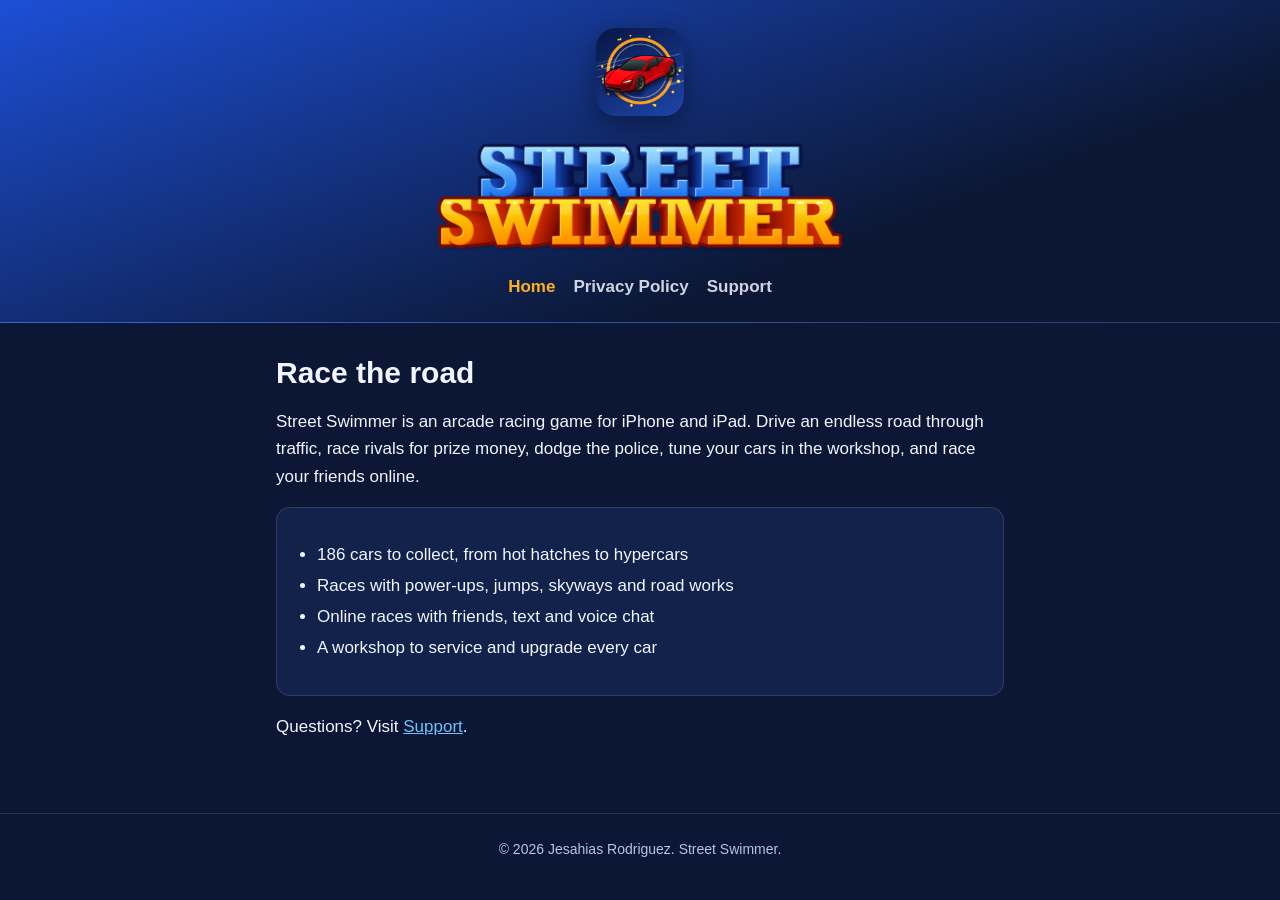
<file: index.html>
<!doctype html>
<html lang="en">
<head>
<meta charset="utf-8">
<meta name="viewport" content="width=device-width, initial-scale=1">
<title>Street Swimmer</title>
<meta name="description" content="Street Swimmer: race 186 cars through the city, the desert and the mountains, alone or online with friends.">
<link rel="icon" href="icon.png">
<link rel="stylesheet" href="style.css">
</head>
<body>
<header>
  <img class="icon" src="icon.png" alt="Street Swimmer app icon">
  <img class="logo" src="logo.png" alt="Street Swimmer">
  <nav>
    <a href="./" aria-current="page">Home</a>
    <a href="privacy.html">Privacy Policy</a>
    <a href="support.html">Support</a>
  </nav>
</header>
<main>
  <h1>Race the road</h1>
  <p>Street Swimmer is an arcade racing game for iPhone and iPad. Drive an endless road through traffic, race rivals for prize money, dodge the police, tune your cars in the workshop, and race your friends online.</p>
  <div class="card">
    <ul>
      <li>186 cars to collect, from hot hatches to hypercars</li>
      <li>Races with power-ups, jumps, skyways and road works</li>
      <li>Online races with friends, text and voice chat</li>
      <li>A workshop to service and upgrade every car</li>
    </ul>
  </div>
  <p>Questions? Visit <a href="support.html">Support</a>.</p>
</main>
<footer>&copy; 2026 Jesahias Rodriguez. Street Swimmer.</footer>
</body>
</html>
</file>
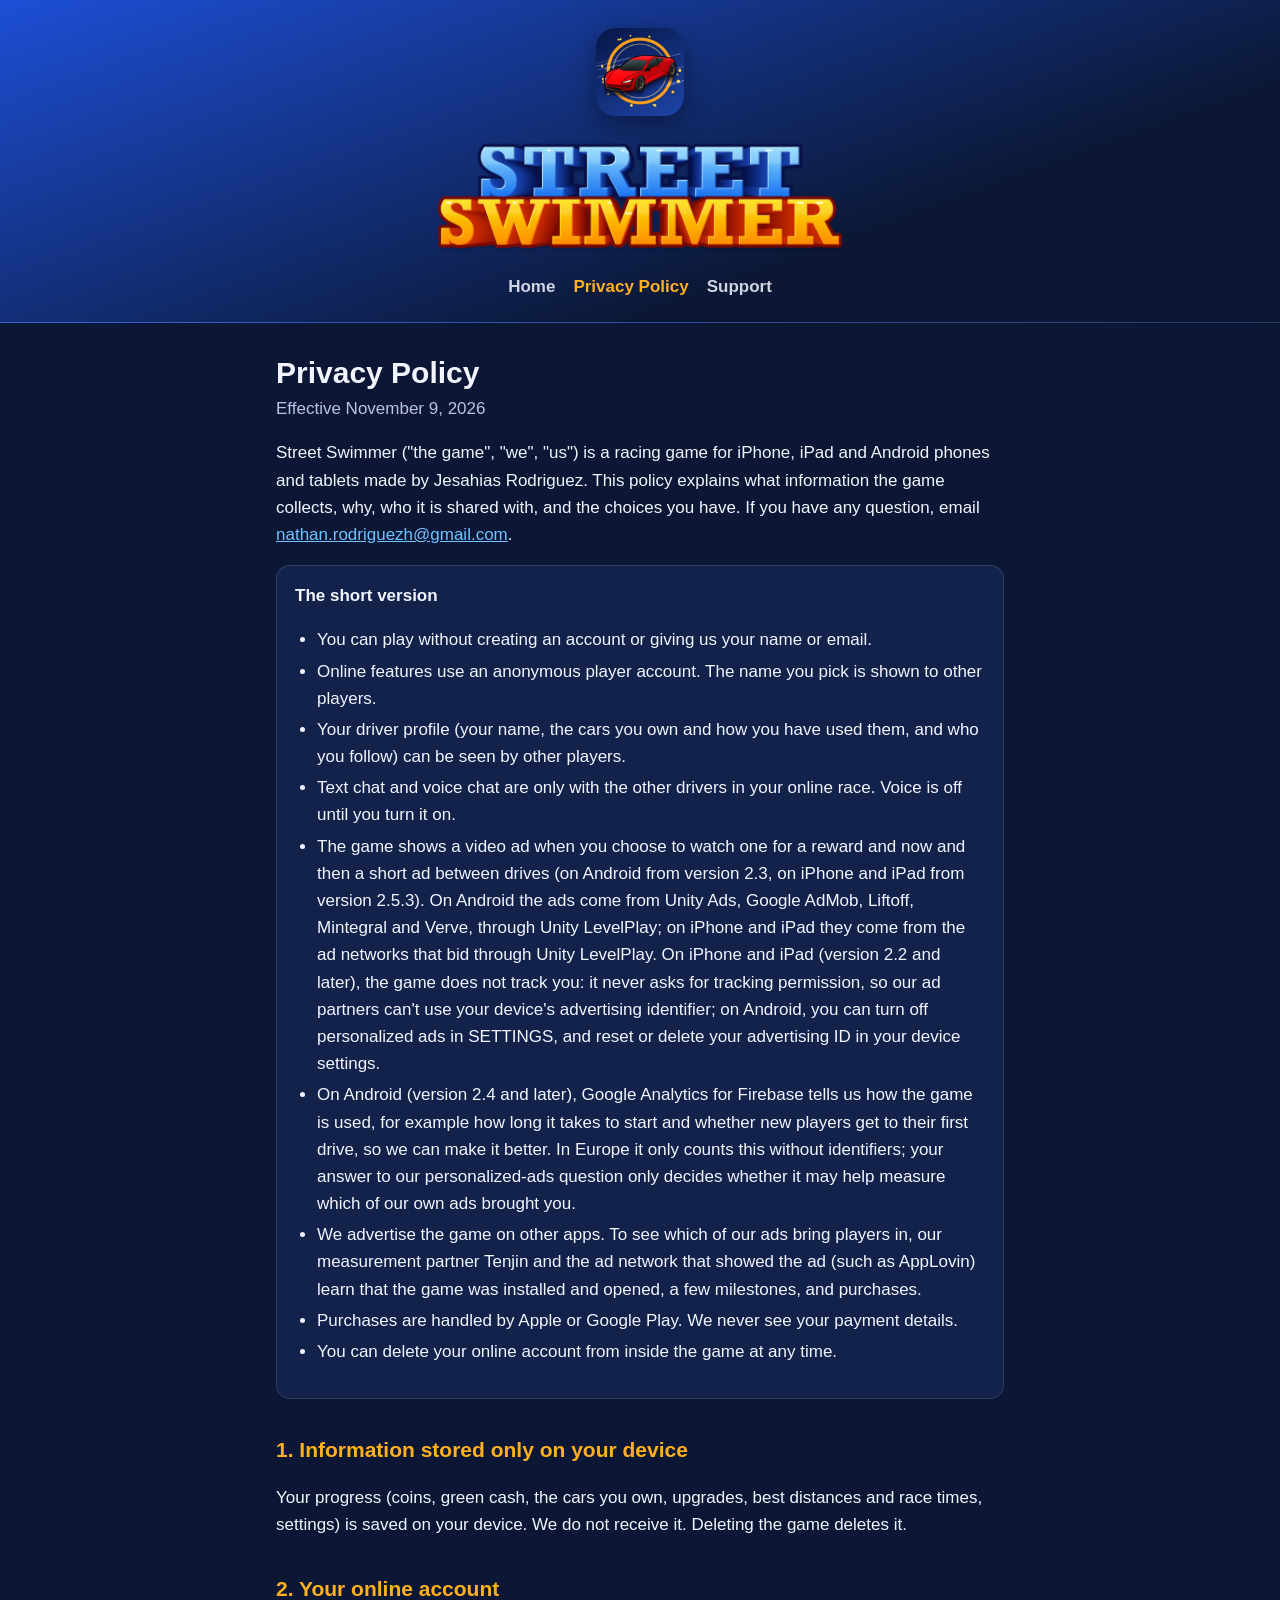
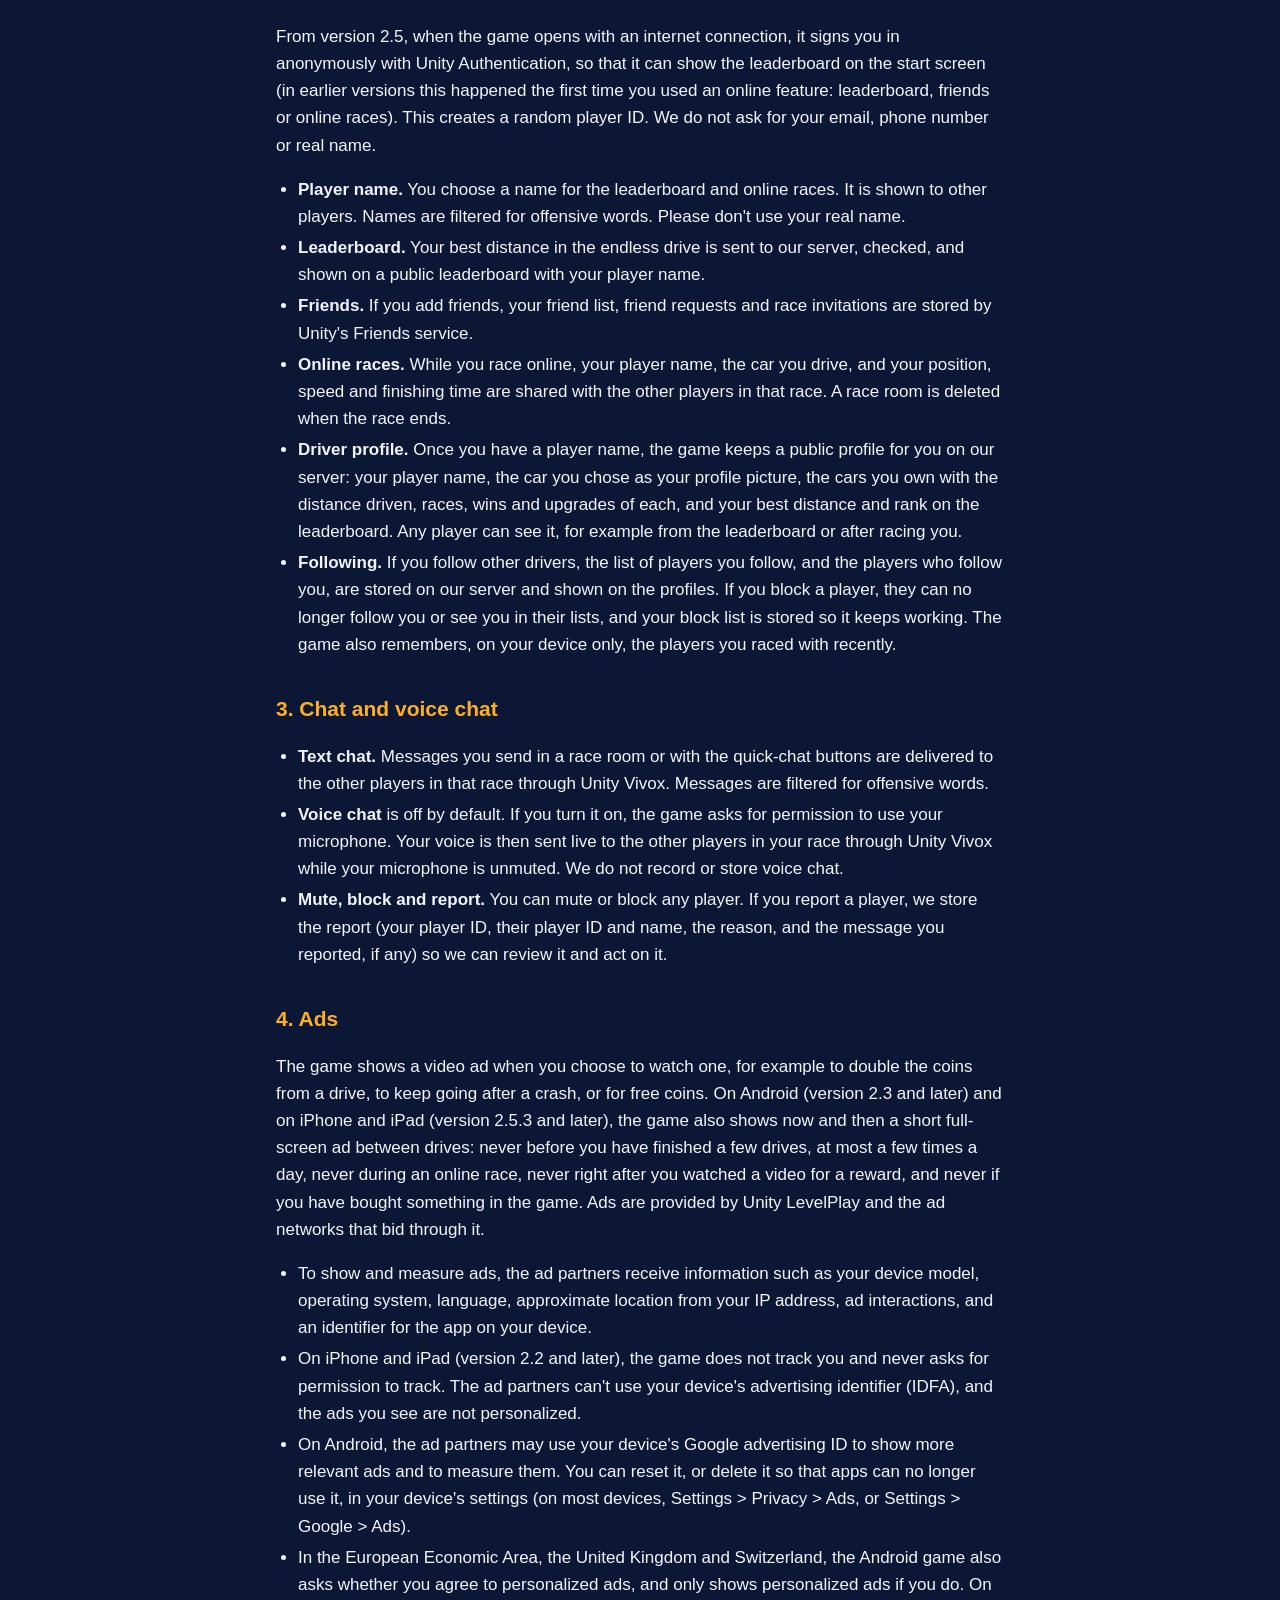
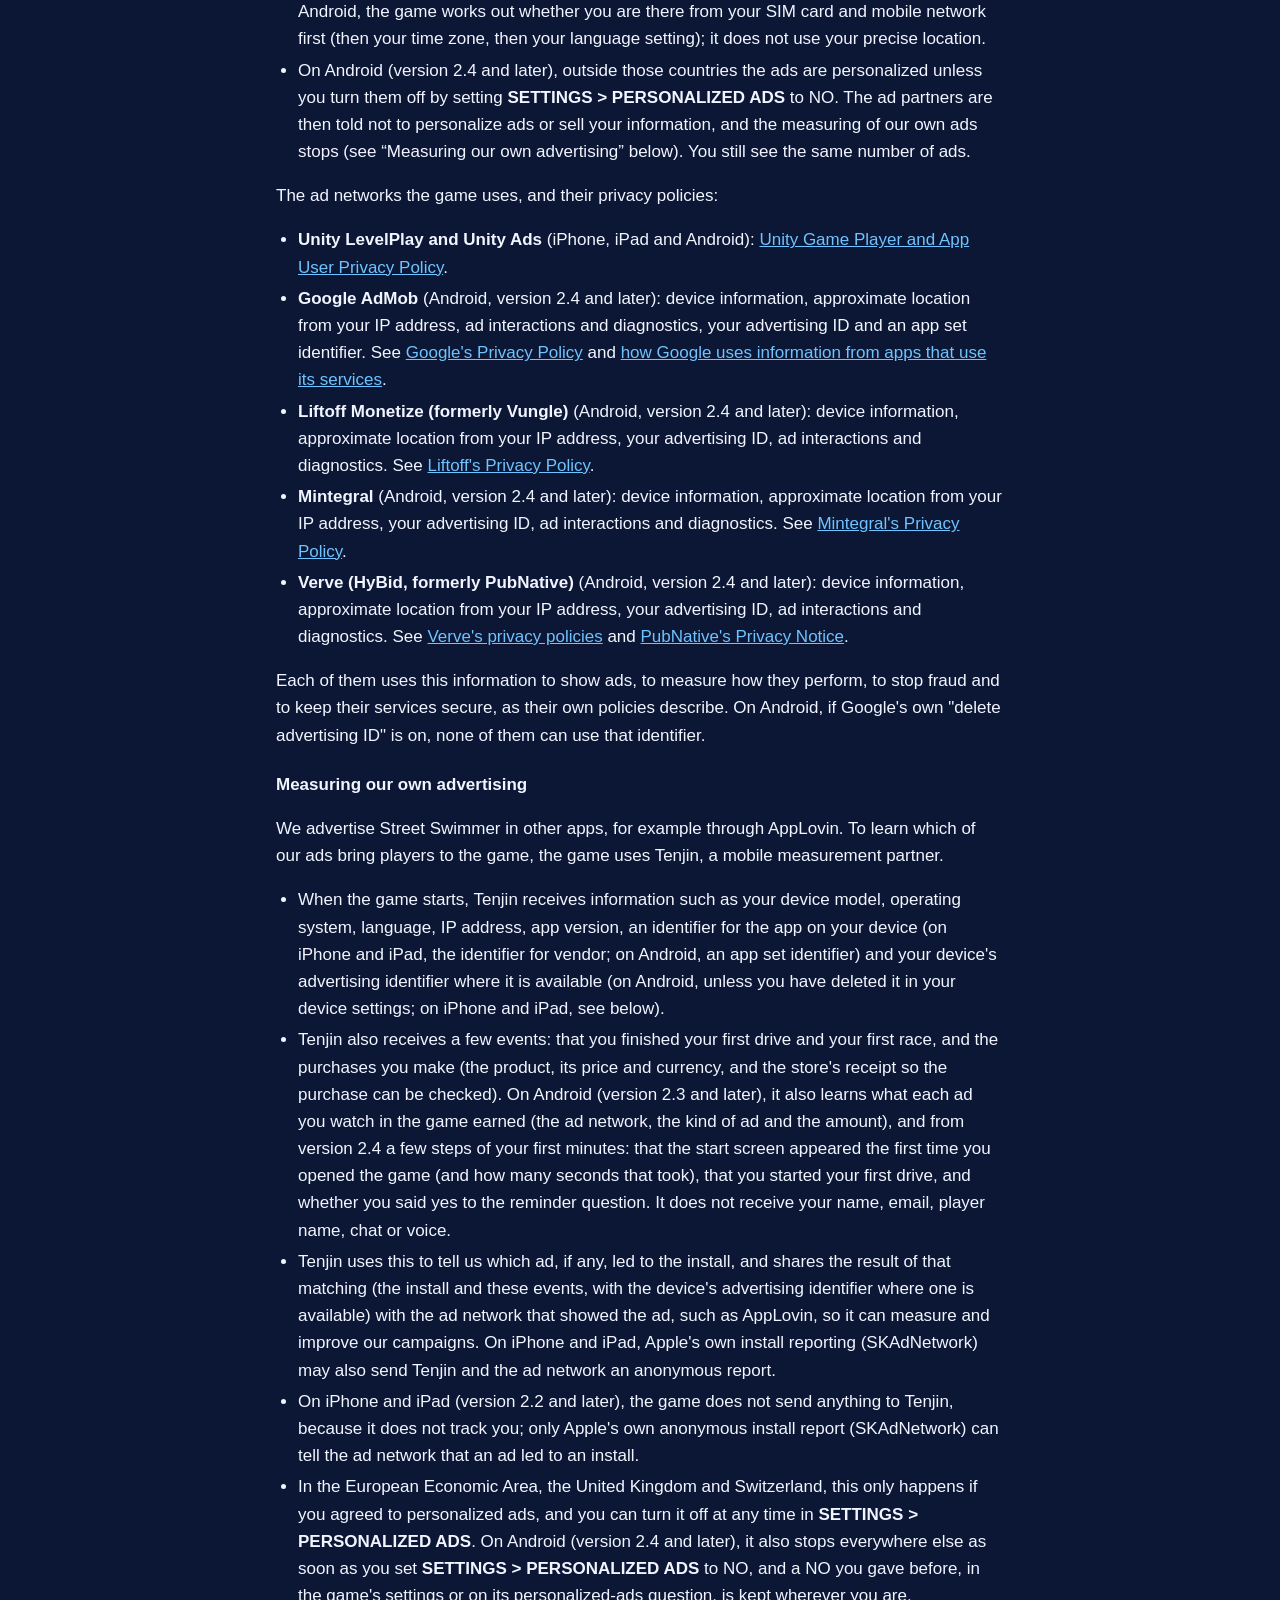
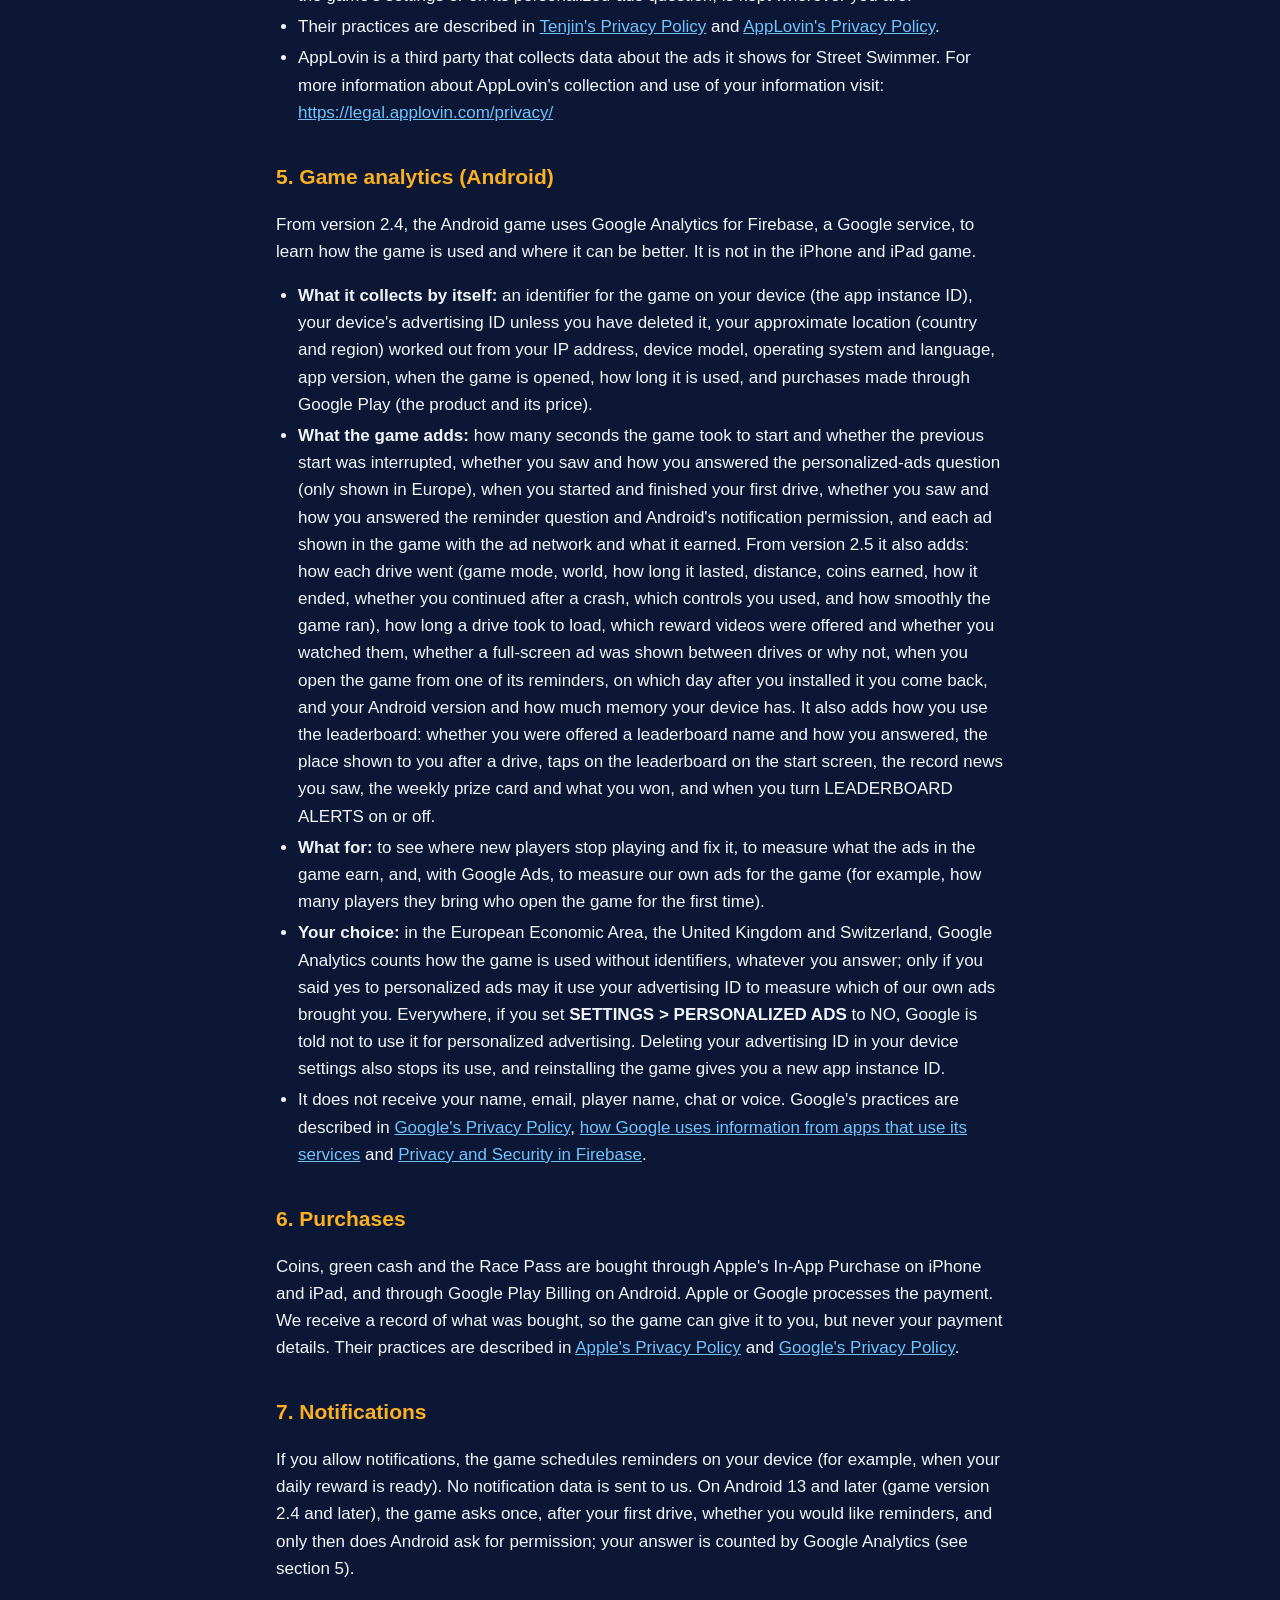
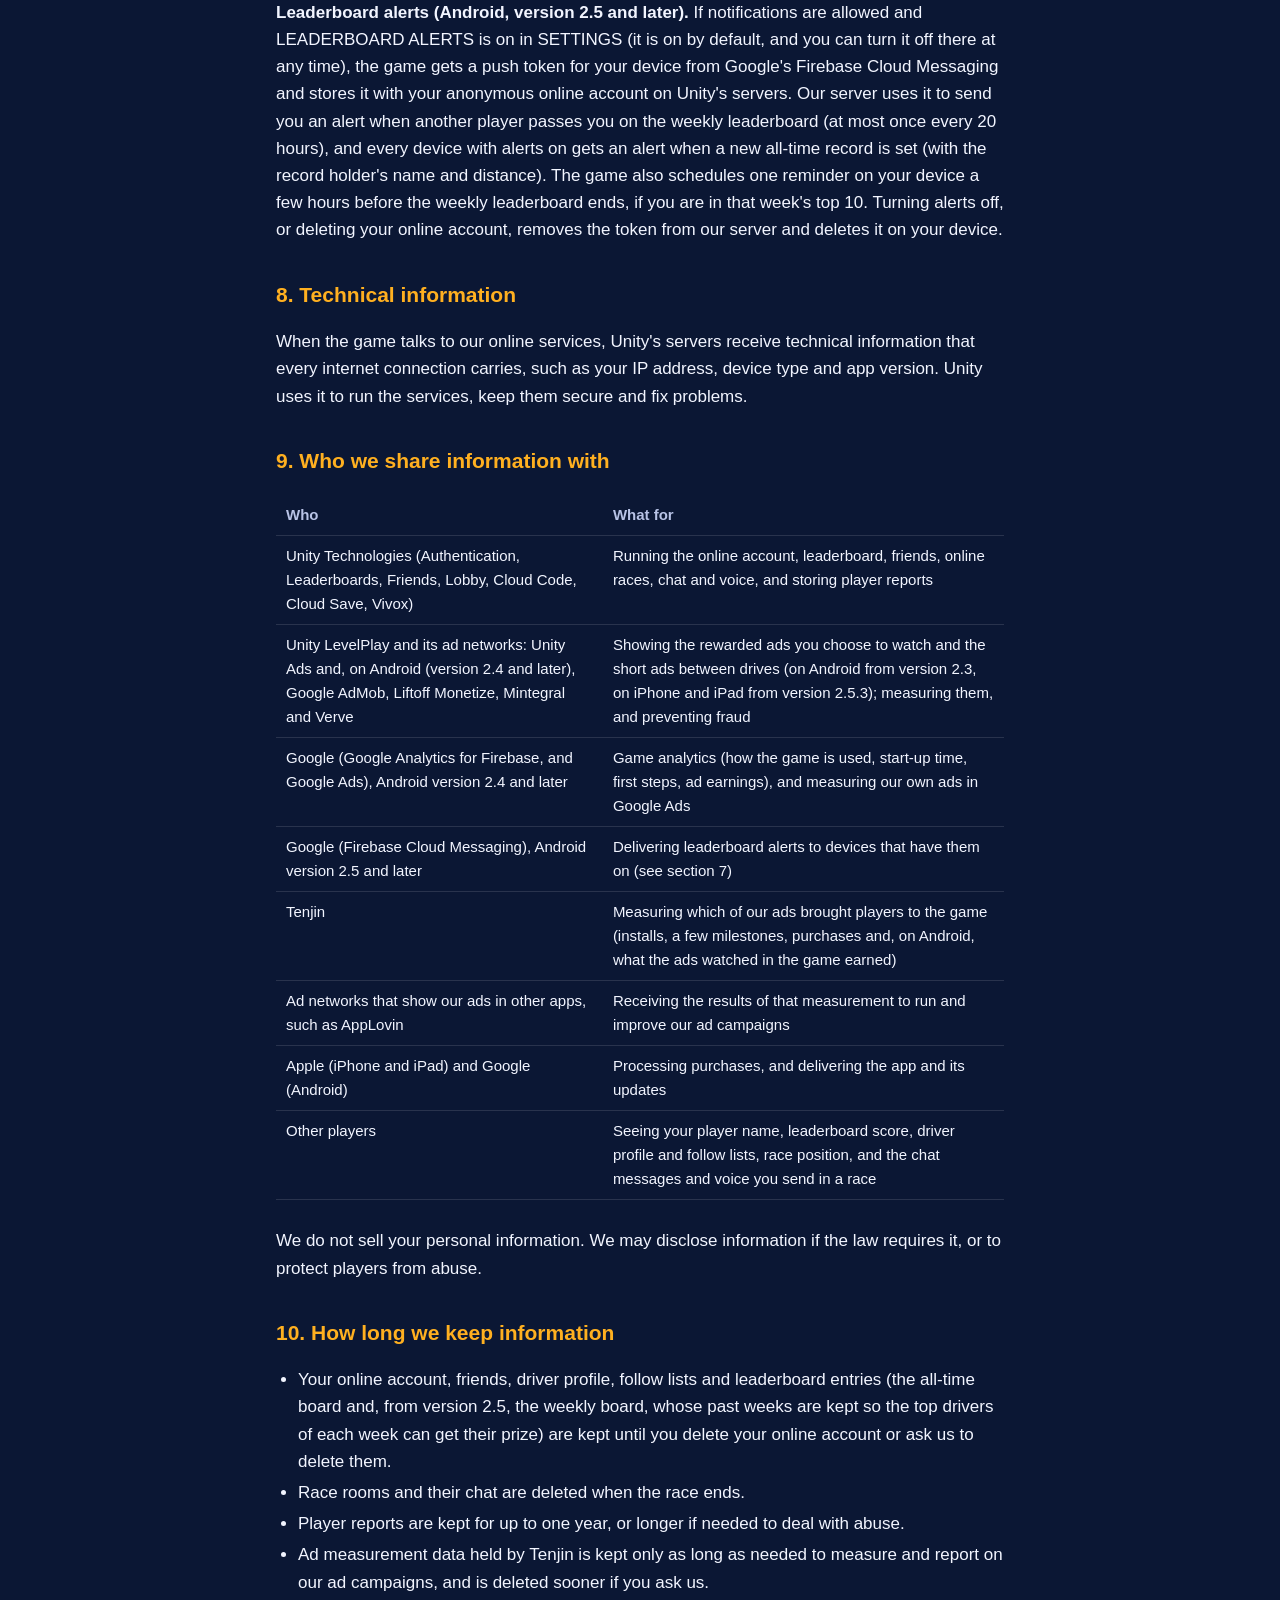
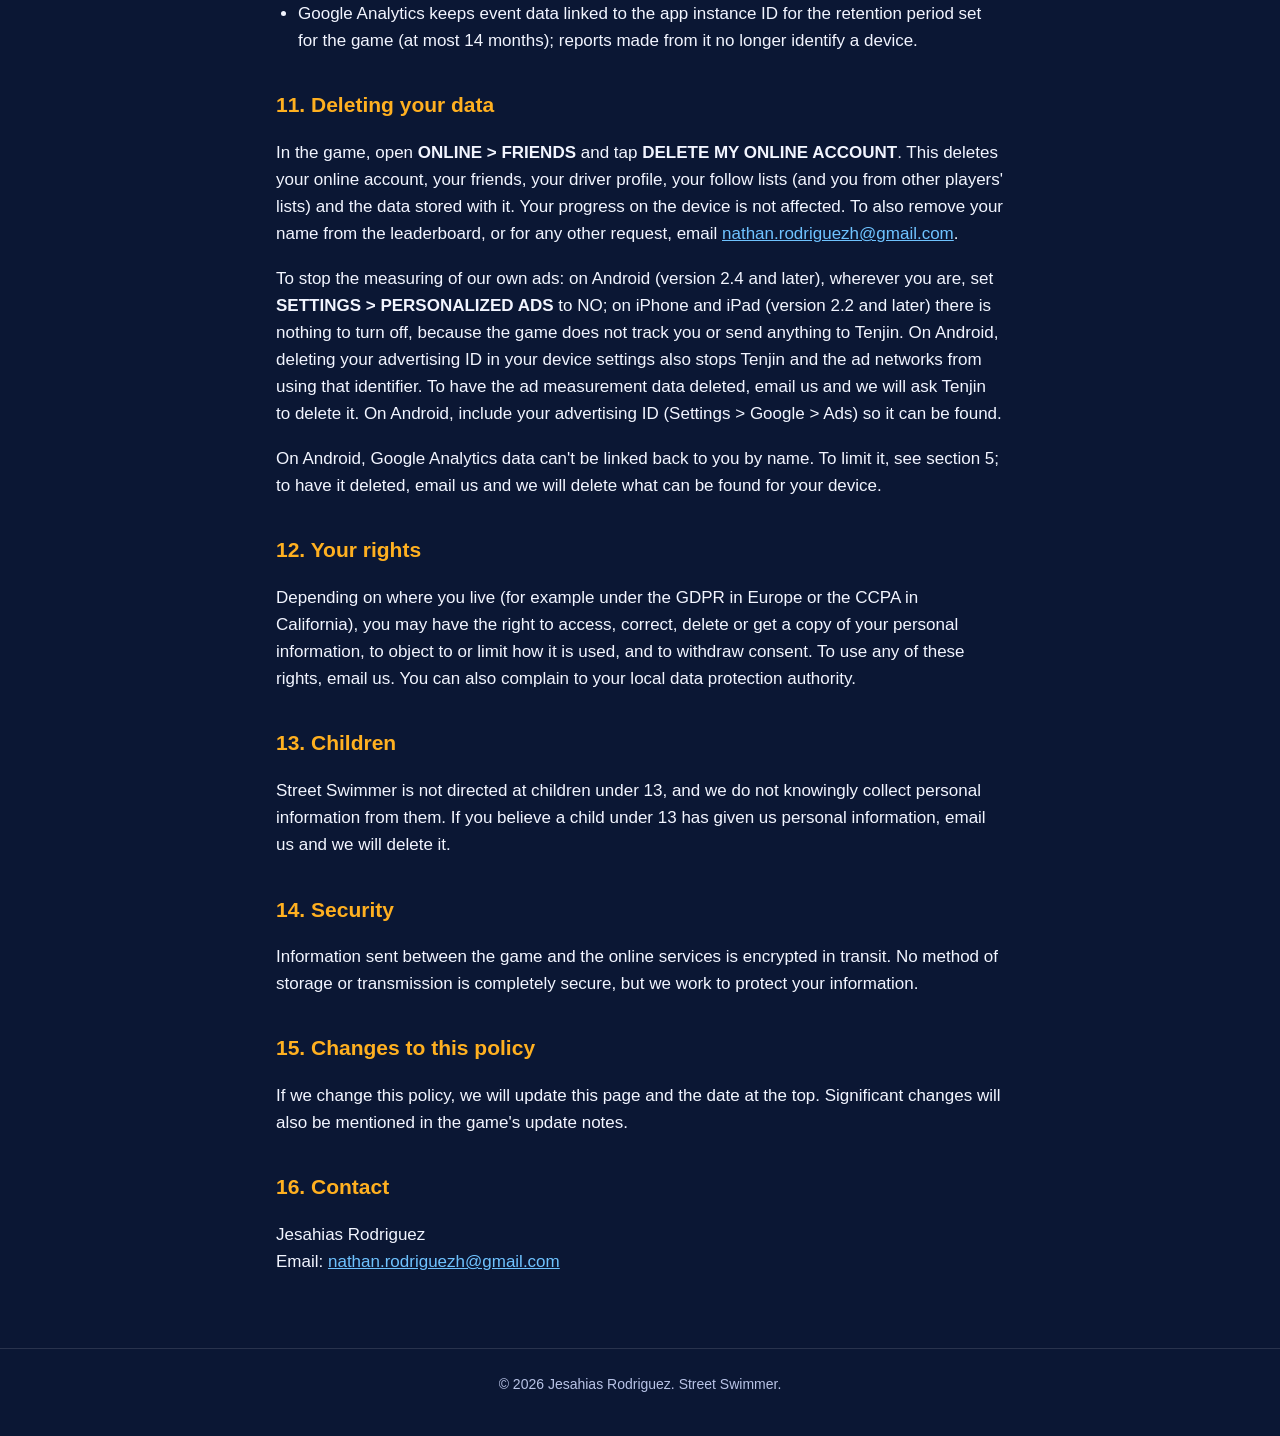
<file: privacy.html>
<!doctype html>
<html lang="en">
<head>
<meta charset="utf-8">
<meta name="viewport" content="width=device-width, initial-scale=1">
<title>Privacy Policy - Street Swimmer</title>
<meta name="description" content="How the Street Swimmer game collects, uses and shares information.">
<link rel="icon" href="icon.png">
<link rel="stylesheet" href="style.css">
</head>
<body>
<header>
  <img class="icon" src="icon.png" alt="Street Swimmer app icon">
  <img class="logo" src="logo.png" alt="Street Swimmer">
  <nav>
    <a href="./">Home</a>
    <a href="privacy.html" aria-current="page">Privacy Policy</a>
    <a href="support.html">Support</a>
  </nav>
</header>
<main>
  <h1>Privacy Policy</h1>
  <p class="updated">Effective November 9, 2026</p>

  <p>Street Swimmer ("the game", "we", "us") is a racing game for iPhone, iPad and Android phones and tablets made by Jesahias Rodriguez. This policy explains what information the game collects, why, who it is shared with, and the choices you have. If you have any question, email <a href="mailto:nathan.rodriguezh@gmail.com">nathan.rodriguezh@gmail.com</a>.</p>

  <div class="card">
    <strong>The short version</strong>
    <ul>
      <li>You can play without creating an account or giving us your name or email.</li>
      <li>Online features use an anonymous player account. The name you pick is shown to other players.</li>
      <li>Your driver profile (your name, the cars you own and how you have used them, and who you follow) can be seen by other players.</li>
      <li>Text chat and voice chat are only with the other drivers in your online race. Voice is off until you turn it on.</li>
      <li>The game shows a video ad when you choose to watch one for a reward and now and then a short ad between drives (on Android from version 2.3, on iPhone and iPad from version 2.5.3). On Android the ads come from Unity Ads, Google AdMob, Liftoff, Mintegral and Verve, through Unity LevelPlay; on iPhone and iPad they come from the ad networks that bid through Unity LevelPlay. On iPhone and iPad (version 2.2 and later), the game does not track you: it never asks for tracking permission, so our ad partners can't use your device's advertising identifier; on Android, you can turn off personalized ads in SETTINGS, and reset or delete your advertising ID in your device settings.</li>
      <li>On Android (version 2.4 and later), Google Analytics for Firebase tells us how the game is used, for example how long it takes to start and whether new players get to their first drive, so we can make it better. In Europe it only counts this without identifiers; your answer to our personalized-ads question only decides whether it may help measure which of our own ads brought you.</li>
      <li>We advertise the game on other apps. To see which of our ads bring players in, our measurement partner Tenjin and the ad network that showed the ad (such as AppLovin) learn that the game was installed and opened, a few milestones, and purchases.</li>
      <li>Purchases are handled by Apple or Google Play. We never see your payment details.</li>
      <li>You can delete your online account from inside the game at any time.</li>
    </ul>
  </div>

  <h2>1. Information stored only on your device</h2>
  <p>Your progress (coins, green cash, the cars you own, upgrades, best distances and race times, settings) is saved on your device. We do not receive it. Deleting the game deletes it.</p>

  <h2>2. Your online account</h2>
  <p>From version 2.5, when the game opens with an internet connection, it signs you in anonymously with Unity Authentication, so that it can show the leaderboard on the start screen (in earlier versions this happened the first time you used an online feature: leaderboard, friends or online races). This creates a random player ID. We do not ask for your email, phone number or real name.</p>
  <ul>
    <li><strong>Player name.</strong> You choose a name for the leaderboard and online races. It is shown to other players. Names are filtered for offensive words. Please don't use your real name.</li>
    <li><strong>Leaderboard.</strong> Your best distance in the endless drive is sent to our server, checked, and shown on a public leaderboard with your player name.</li>
    <li><strong>Friends.</strong> If you add friends, your friend list, friend requests and race invitations are stored by Unity's Friends service.</li>
    <li><strong>Online races.</strong> While you race online, your player name, the car you drive, and your position, speed and finishing time are shared with the other players in that race. A race room is deleted when the race ends.</li>
    <li><strong>Driver profile.</strong> Once you have a player name, the game keeps a public profile for you on our server: your player name, the car you chose as your profile picture, the cars you own with the distance driven, races, wins and upgrades of each, and your best distance and rank on the leaderboard. Any player can see it, for example from the leaderboard or after racing you.</li>
    <li><strong>Following.</strong> If you follow other drivers, the list of players you follow, and the players who follow you, are stored on our server and shown on the profiles. If you block a player, they can no longer follow you or see you in their lists, and your block list is stored so it keeps working. The game also remembers, on your device only, the players you raced with recently.</li>
  </ul>

  <h2>3. Chat and voice chat</h2>
  <ul>
    <li><strong>Text chat.</strong> Messages you send in a race room or with the quick-chat buttons are delivered to the other players in that race through Unity Vivox. Messages are filtered for offensive words.</li>
    <li><strong>Voice chat</strong> is off by default. If you turn it on, the game asks for permission to use your microphone. Your voice is then sent live to the other players in your race through Unity Vivox while your microphone is unmuted. We do not record or store voice chat.</li>
    <li><strong>Mute, block and report.</strong> You can mute or block any player. If you report a player, we store the report (your player ID, their player ID and name, the reason, and the message you reported, if any) so we can review it and act on it.</li>
  </ul>

  <h2>4. Ads</h2>
  <p>The game shows a video ad when you choose to watch one, for example to double the coins from a drive, to keep going after a crash, or for free coins. On Android (version 2.3 and later) and on iPhone and iPad (version 2.5.3 and later), the game also shows now and then a short full-screen ad between drives: never before you have finished a few drives, at most a few times a day, never during an online race, never right after you watched a video for a reward, and never if you have bought something in the game. Ads are provided by Unity LevelPlay and the ad networks that bid through it.</p>
  <ul>
    <li>To show and measure ads, the ad partners receive information such as your device model, operating system, language, approximate location from your IP address, ad interactions, and an identifier for the app on your device.</li>
    <li>On iPhone and iPad (version 2.2 and later), the game does not track you and never asks for permission to track. The ad partners can't use your device's advertising identifier (IDFA), and the ads you see are not personalized.</li>
    <li>On Android, the ad partners may use your device's Google advertising ID to show more relevant ads and to measure them. You can reset it, or delete it so that apps can no longer use it, in your device's settings (on most devices, Settings &gt; Privacy &gt; Ads, or Settings &gt; Google &gt; Ads).</li>
    <li>In the European Economic Area, the United Kingdom and Switzerland, the Android game also asks whether you agree to personalized ads, and only shows personalized ads if you do. On Android, the game works out whether you are there from your SIM card and mobile network first (then your time zone, then your language setting); it does not use your precise location.</li>
    <li>On Android (version 2.4 and later), outside those countries the ads are personalized unless you turn them off by setting <strong>SETTINGS &gt; PERSONALIZED ADS</strong> to NO. The ad partners are then told not to personalize ads or sell your information, and the measuring of our own ads stops (see &ldquo;Measuring our own advertising&rdquo; below). You still see the same number of ads.</li>
  </ul>
  <p>The ad networks the game uses, and their privacy policies:</p>
  <ul>
    <li><strong>Unity LevelPlay and Unity Ads</strong> (iPhone, iPad and Android): <a href="https://unity.com/legal/game-player-and-app-user-privacy-policy">Unity Game Player and App User Privacy Policy</a>.</li>
    <li><strong>Google AdMob</strong> (Android, version 2.4 and later): device information, approximate location from your IP address, ad interactions and diagnostics, your advertising ID and an app set identifier. See <a href="https://policies.google.com/privacy">Google's Privacy Policy</a> and <a href="https://policies.google.com/technologies/partner-sites">how Google uses information from apps that use its services</a>.</li>
    <li><strong>Liftoff Monetize (formerly Vungle)</strong> (Android, version 2.4 and later): device information, approximate location from your IP address, your advertising ID, ad interactions and diagnostics. See <a href="https://liftoff.ai/privacy-policy/">Liftoff's Privacy Policy</a>.</li>
    <li><strong>Mintegral</strong> (Android, version 2.4 and later): device information, approximate location from your IP address, your advertising ID, ad interactions and diagnostics. See <a href="https://www.mintegral.com/en/privacy">Mintegral's Privacy Policy</a>.</li>
    <li><strong>Verve (HyBid, formerly PubNative)</strong> (Android, version 2.4 and later): device information, approximate location from your IP address, your advertising ID, ad interactions and diagnostics. See <a href="https://verve.com/product-privacy-policies/">Verve's privacy policies</a> and <a href="https://pubnative.net/privacy-notice/">PubNative's Privacy Notice</a>.</li>
  </ul>
  <p>Each of them uses this information to show ads, to measure how they perform, to stop fraud and to keep their services secure, as their own policies describe. On Android, if Google's own "delete advertising ID" is on, none of them can use that identifier.</p>

  <h3>Measuring our own advertising</h3>
  <p>We advertise Street Swimmer in other apps, for example through AppLovin. To learn which of our ads bring players to the game, the game uses Tenjin, a mobile measurement partner.</p>
  <ul>
    <li>When the game starts, Tenjin receives information such as your device model, operating system, language, IP address, app version, an identifier for the app on your device (on iPhone and iPad, the identifier for vendor; on Android, an app set identifier) and your device's advertising identifier where it is available (on Android, unless you have deleted it in your device settings; on iPhone and iPad, see below).</li>
    <li>Tenjin also receives a few events: that you finished your first drive and your first race, and the purchases you make (the product, its price and currency, and the store's receipt so the purchase can be checked). On Android (version 2.3 and later), it also learns what each ad you watch in the game earned (the ad network, the kind of ad and the amount), and from version 2.4 a few steps of your first minutes: that the start screen appeared the first time you opened the game (and how many seconds that took), that you started your first drive, and whether you said yes to the reminder question. It does not receive your name, email, player name, chat or voice.</li>
    <li>Tenjin uses this to tell us which ad, if any, led to the install, and shares the result of that matching (the install and these events, with the device's advertising identifier where one is available) with the ad network that showed the ad, such as AppLovin, so it can measure and improve our campaigns. On iPhone and iPad, Apple's own install reporting (SKAdNetwork) may also send Tenjin and the ad network an anonymous report.</li>
    <li>On iPhone and iPad (version 2.2 and later), the game does not send anything to Tenjin, because it does not track you; only Apple's own anonymous install report (SKAdNetwork) can tell the ad network that an ad led to an install.</li>
    <li>In the European Economic Area, the United Kingdom and Switzerland, this only happens if you agreed to personalized ads, and you can turn it off at any time in <strong>SETTINGS &gt; PERSONALIZED ADS</strong>. On Android (version 2.4 and later), it also stops everywhere else as soon as you set <strong>SETTINGS &gt; PERSONALIZED ADS</strong> to NO, and a NO you gave before, in the game's settings or on its personalized-ads question, is kept wherever you are.</li>
    <li>Their practices are described in <a href="https://tenjin.com/privacy/">Tenjin's Privacy Policy</a> and <a href="https://legal.applovin.com/privacy/">AppLovin's Privacy Policy</a>.</li>
    <li>AppLovin is a third party that collects data about the ads it shows for Street Swimmer. For more information about AppLovin's collection and use of your information visit: <a href="https://legal.applovin.com/privacy/">https://legal.applovin.com/privacy/</a></li>
  </ul>

  <h2>5. Game analytics (Android)</h2>
  <p>From version 2.4, the Android game uses Google Analytics for Firebase, a Google service, to learn how the game is used and where it can be better. It is not in the iPhone and iPad game.</p>
  <ul>
    <li><strong>What it collects by itself:</strong> an identifier for the game on your device (the app instance ID), your device's advertising ID unless you have deleted it, your approximate location (country and region) worked out from your IP address, device model, operating system and language, app version, when the game is opened, how long it is used, and purchases made through Google Play (the product and its price).</li>
    <li><strong>What the game adds:</strong> how many seconds the game took to start and whether the previous start was interrupted, whether you saw and how you answered the personalized-ads question (only shown in Europe), when you started and finished your first drive, whether you saw and how you answered the reminder question and Android's notification permission, and each ad shown in the game with the ad network and what it earned. From version 2.5 it also adds: how each drive went (game mode, world, how long it lasted, distance, coins earned, how it ended, whether you continued after a crash, which controls you used, and how smoothly the game ran), how long a drive took to load, which reward videos were offered and whether you watched them, whether a full-screen ad was shown between drives or why not, when you open the game from one of its reminders, on which day after you installed it you come back, and your Android version and how much memory your device has. It also adds how you use the leaderboard: whether you were offered a leaderboard name and how you answered, the place shown to you after a drive, taps on the leaderboard on the start screen, the record news you saw, the weekly prize card and what you won, and when you turn LEADERBOARD ALERTS on or off.</li>
    <li><strong>What for:</strong> to see where new players stop playing and fix it, to measure what the ads in the game earn, and, with Google Ads, to measure our own ads for the game (for example, how many players they bring who open the game for the first time).</li>
    <li><strong>Your choice:</strong> in the European Economic Area, the United Kingdom and Switzerland, Google Analytics counts how the game is used without identifiers, whatever you answer; only if you said yes to personalized ads may it use your advertising ID to measure which of our own ads brought you. Everywhere, if you set <strong>SETTINGS &gt; PERSONALIZED ADS</strong> to NO, Google is told not to use it for personalized advertising. Deleting your advertising ID in your device settings also stops its use, and reinstalling the game gives you a new app instance ID.</li>
    <li>It does not receive your name, email, player name, chat or voice. Google's practices are described in <a href="https://policies.google.com/privacy">Google's Privacy Policy</a>, <a href="https://policies.google.com/technologies/partner-sites">how Google uses information from apps that use its services</a> and <a href="https://firebase.google.com/support/privacy">Privacy and Security in Firebase</a>.</li>
  </ul>

  <h2>6. Purchases</h2>
  <p>Coins, green cash and the Race Pass are bought through Apple's In-App Purchase on iPhone and iPad, and through Google Play Billing on Android. Apple or Google processes the payment. We receive a record of what was bought, so the game can give it to you, but never your payment details. Their practices are described in <a href="https://www.apple.com/legal/privacy/">Apple's Privacy Policy</a> and <a href="https://policies.google.com/privacy">Google's Privacy Policy</a>.</p>

  <h2>7. Notifications</h2>
  <p>If you allow notifications, the game schedules reminders on your device (for example, when your daily reward is ready). No notification data is sent to us. On Android 13 and later (game version 2.4 and later), the game asks once, after your first drive, whether you would like reminders, and only then does Android ask for permission; your answer is counted by Google Analytics (see section 5).</p>
  <p><strong>Leaderboard alerts (Android, version 2.5 and later).</strong> If notifications are allowed and LEADERBOARD ALERTS is on in SETTINGS (it is on by default, and you can turn it off there at any time), the game gets a push token for your device from Google's Firebase Cloud Messaging and stores it with your anonymous online account on Unity's servers. Our server uses it to send you an alert when another player passes you on the weekly leaderboard (at most once every 20 hours), and every device with alerts on gets an alert when a new all-time record is set (with the record holder's name and distance). The game also schedules one reminder on your device a few hours before the weekly leaderboard ends, if you are in that week's top 10. Turning alerts off, or deleting your online account, removes the token from our server and deletes it on your device.</p>

  <h2>8. Technical information</h2>
  <p>When the game talks to our online services, Unity's servers receive technical information that every internet connection carries, such as your IP address, device type and app version. Unity uses it to run the services, keep them secure and fix problems.</p>

  <h2>9. Who we share information with</h2>
  <div class="table-wrap">
  <table>
    <tr><th>Who</th><th>What for</th></tr>
    <tr><td>Unity Technologies (Authentication, Leaderboards, Friends, Lobby, Cloud Code, Cloud Save, Vivox)</td><td>Running the online account, leaderboard, friends, online races, chat and voice, and storing player reports</td></tr>
    <tr><td>Unity LevelPlay and its ad networks: Unity Ads and, on Android (version 2.4 and later), Google AdMob, Liftoff Monetize, Mintegral and Verve</td><td>Showing the rewarded ads you choose to watch and the short ads between drives (on Android from version 2.3, on iPhone and iPad from version 2.5.3); measuring them, and preventing fraud</td></tr>
    <tr><td>Google (Google Analytics for Firebase, and Google Ads), Android version 2.4 and later</td><td>Game analytics (how the game is used, start-up time, first steps, ad earnings), and measuring our own ads in Google Ads</td></tr>
    <tr><td>Google (Firebase Cloud Messaging), Android version 2.5 and later</td><td>Delivering leaderboard alerts to devices that have them on (see section 7)</td></tr>
    <tr><td>Tenjin</td><td>Measuring which of our ads brought players to the game (installs, a few milestones, purchases and, on Android, what the ads watched in the game earned)</td></tr>
    <tr><td>Ad networks that show our ads in other apps, such as AppLovin</td><td>Receiving the results of that measurement to run and improve our ad campaigns</td></tr>
    <tr><td>Apple (iPhone and iPad) and Google (Android)</td><td>Processing purchases, and delivering the app and its updates</td></tr>
    <tr><td>Other players</td><td>Seeing your player name, leaderboard score, driver profile and follow lists, race position, and the chat messages and voice you send in a race</td></tr>
  </table>
  </div>
  <p>We do not sell your personal information. We may disclose information if the law requires it, or to protect players from abuse.</p>

  <h2>10. How long we keep information</h2>
  <ul>
    <li>Your online account, friends, driver profile, follow lists and leaderboard entries (the all-time board and, from version 2.5, the weekly board, whose past weeks are kept so the top drivers of each week can get their prize) are kept until you delete your online account or ask us to delete them.</li>
    <li>Race rooms and their chat are deleted when the race ends.</li>
    <li>Player reports are kept for up to one year, or longer if needed to deal with abuse.</li>
    <li>Ad measurement data held by Tenjin is kept only as long as needed to measure and report on our ad campaigns, and is deleted sooner if you ask us.</li>
    <li>Google Analytics keeps event data linked to the app instance ID for the retention period set for the game (at most 14 months); reports made from it no longer identify a device.</li>
  </ul>

  <h2>11. Deleting your data</h2>
  <p>In the game, open <strong>ONLINE &gt; FRIENDS</strong> and tap <strong>DELETE MY ONLINE ACCOUNT</strong>. This deletes your online account, your friends, your driver profile, your follow lists (and you from other players' lists) and the data stored with it. Your progress on the device is not affected. To also remove your name from the leaderboard, or for any other request, email <a href="mailto:nathan.rodriguezh@gmail.com">nathan.rodriguezh@gmail.com</a>.</p>
  <p>To stop the measuring of our own ads: on Android (version 2.4 and later), wherever you are, set <strong>SETTINGS &gt; PERSONALIZED ADS</strong> to NO; on iPhone and iPad (version 2.2 and later) there is nothing to turn off, because the game does not track you or send anything to Tenjin. On Android, deleting your advertising ID in your device settings also stops Tenjin and the ad networks from using that identifier. To have the ad measurement data deleted, email us and we will ask Tenjin to delete it. On Android, include your advertising ID (Settings &gt; Google &gt; Ads) so it can be found.</p>
  <p>On Android, Google Analytics data can't be linked back to you by name. To limit it, see section 5; to have it deleted, email us and we will delete what can be found for your device.</p>

  <h2>12. Your rights</h2>
  <p>Depending on where you live (for example under the GDPR in Europe or the CCPA in California), you may have the right to access, correct, delete or get a copy of your personal information, to object to or limit how it is used, and to withdraw consent. To use any of these rights, email us. You can also complain to your local data protection authority.</p>

  <h2>13. Children</h2>
  <p>Street Swimmer is not directed at children under 13, and we do not knowingly collect personal information from them. If you believe a child under 13 has given us personal information, email us and we will delete it.</p>

  <h2>14. Security</h2>
  <p>Information sent between the game and the online services is encrypted in transit. No method of storage or transmission is completely secure, but we work to protect your information.</p>

  <h2>15. Changes to this policy</h2>
  <p>If we change this policy, we will update this page and the date at the top. Significant changes will also be mentioned in the game's update notes.</p>

  <h2>16. Contact</h2>
  <p>Jesahias Rodriguez<br>Email: <a href="mailto:nathan.rodriguezh@gmail.com">nathan.rodriguezh@gmail.com</a></p>
</main>
<footer>&copy; 2026 Jesahias Rodriguez. Street Swimmer.</footer>
</body>
</html>
</file>
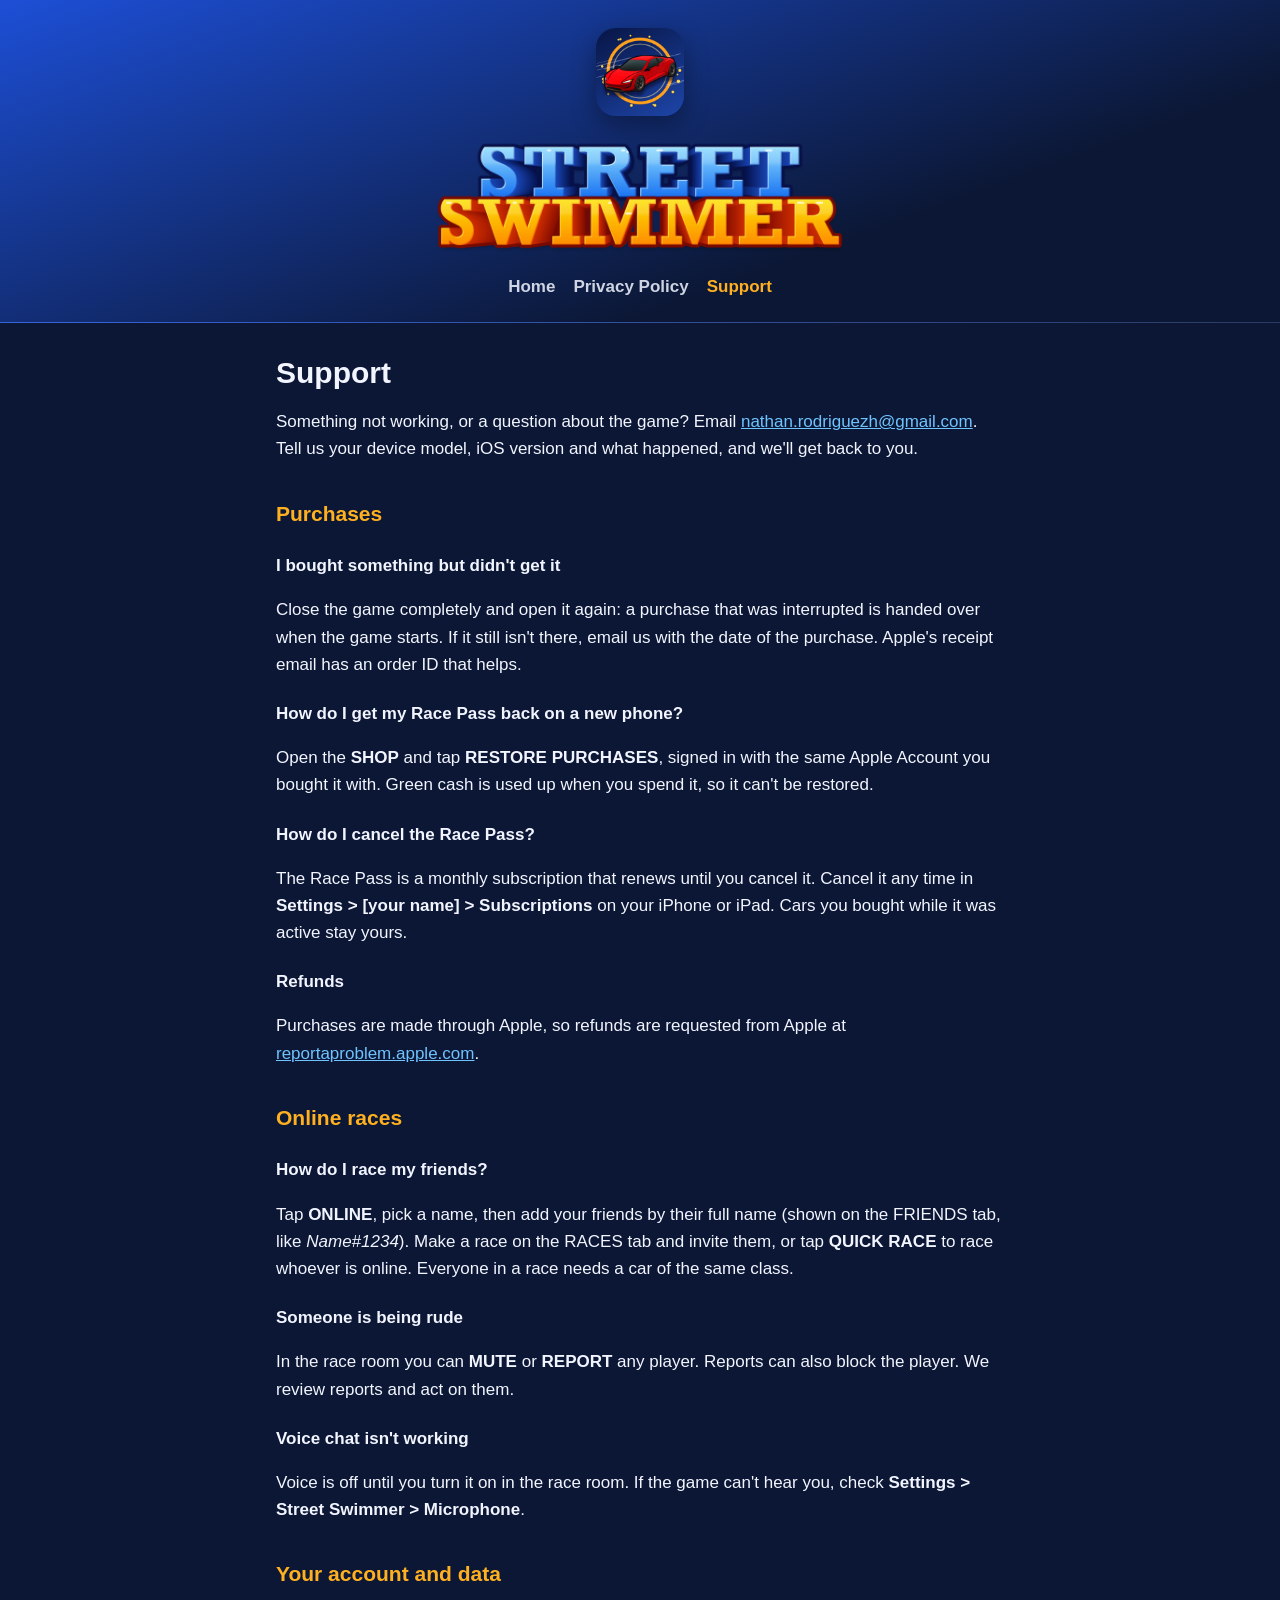
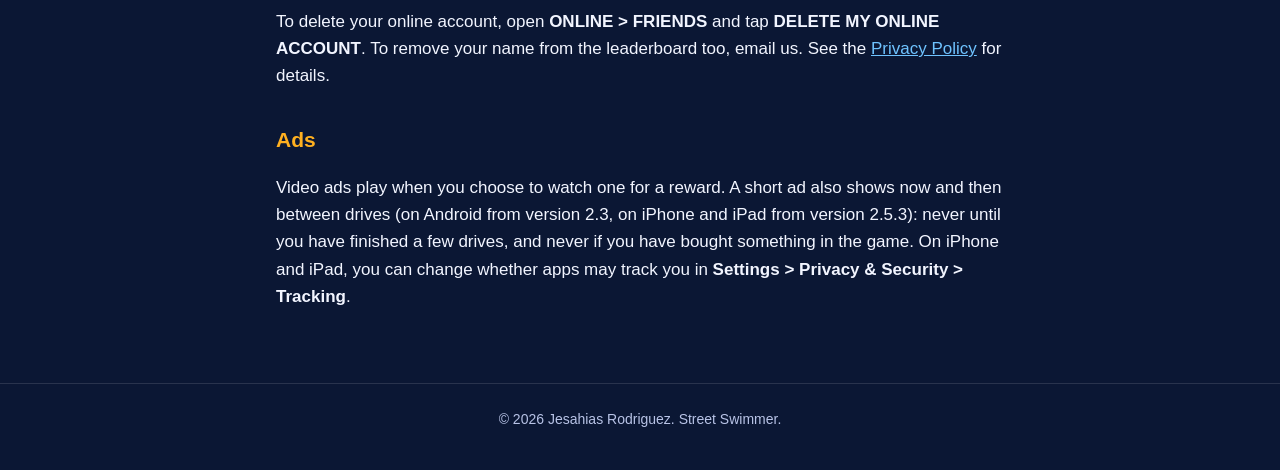
<file: support.html>
<!doctype html>
<html lang="en">
<head>
<meta charset="utf-8">
<meta name="viewport" content="width=device-width, initial-scale=1">
<title>Support - Street Swimmer</title>
<meta name="description" content="Help with the Street Swimmer racing game: purchases, online races, chat, accounts and contact.">
<link rel="icon" href="icon.png">
<link rel="stylesheet" href="style.css">
</head>
<body>
<header>
  <img class="icon" src="icon.png" alt="Street Swimmer app icon">
  <img class="logo" src="logo.png" alt="Street Swimmer">
  <nav>
    <a href="./">Home</a>
    <a href="privacy.html">Privacy Policy</a>
    <a href="support.html" aria-current="page">Support</a>
  </nav>
</header>
<main>
  <h1>Support</h1>
  <p>Something not working, or a question about the game? Email <a href="mailto:nathan.rodriguezh@gmail.com?subject=Street%20Swimmer%20support">nathan.rodriguezh@gmail.com</a>. Tell us your device model, iOS version and what happened, and we'll get back to you.</p>

  <h2>Purchases</h2>
  <h3>I bought something but didn't get it</h3>
  <p>Close the game completely and open it again: a purchase that was interrupted is handed over when the game starts. If it still isn't there, email us with the date of the purchase. Apple's receipt email has an order ID that helps.</p>
  <h3>How do I get my Race Pass back on a new phone?</h3>
  <p>Open the <strong>SHOP</strong> and tap <strong>RESTORE PURCHASES</strong>, signed in with the same Apple Account you bought it with. Green cash is used up when you spend it, so it can't be restored.</p>
  <h3>How do I cancel the Race Pass?</h3>
  <p>The Race Pass is a monthly subscription that renews until you cancel it. Cancel it any time in <strong>Settings &gt; [your name] &gt; Subscriptions</strong> on your iPhone or iPad. Cars you bought while it was active stay yours.</p>
  <h3>Refunds</h3>
  <p>Purchases are made through Apple, so refunds are requested from Apple at <a href="https://reportaproblem.apple.com">reportaproblem.apple.com</a>.</p>

  <h2>Online races</h2>
  <h3>How do I race my friends?</h3>
  <p>Tap <strong>ONLINE</strong>, pick a name, then add your friends by their full name (shown on the FRIENDS tab, like <em>Name#1234</em>). Make a race on the RACES tab and invite them, or tap <strong>QUICK RACE</strong> to race whoever is online. Everyone in a race needs a car of the same class.</p>
  <h3>Someone is being rude</h3>
  <p>In the race room you can <strong>MUTE</strong> or <strong>REPORT</strong> any player. Reports can also block the player. We review reports and act on them.</p>
  <h3>Voice chat isn't working</h3>
  <p>Voice is off until you turn it on in the race room. If the game can't hear you, check <strong>Settings &gt; Street Swimmer &gt; Microphone</strong>.</p>

  <h2>Your account and data</h2>
  <p>To delete your online account, open <strong>ONLINE &gt; FRIENDS</strong> and tap <strong>DELETE MY ONLINE ACCOUNT</strong>. To remove your name from the leaderboard too, email us. See the <a href="privacy.html">Privacy Policy</a> for details.</p>

  <h2>Ads</h2>
  <p>Video ads play when you choose to watch one for a reward. A short ad also shows now and then between drives (on Android from version 2.3, on iPhone and iPad from version 2.5.3): never until you have finished a few drives, and never if you have bought something in the game. On iPhone and iPad, you can change whether apps may track you in <strong>Settings &gt; Privacy &amp; Security &gt; Tracking</strong>.</p>
</main>
<footer>&copy; 2026 Jesahias Rodriguez. Street Swimmer.</footer>
</body>
</html>
</file>
<file: style.css>
:root {
  --bg: #0b1734;
  --panel: #12224a;
  --ink: #f2f5ff;
  --soft: #b8c3e6;
  --accent: #ffb020;
  --link: #6fc3ff;
  --line: rgba(255, 255, 255, 0.12);
}

* { box-sizing: border-box; }

html { -webkit-text-size-adjust: 100%; }

body {
  margin: 0;
  background: var(--bg);
  color: var(--ink);
  font: 17px/1.6 -apple-system, BlinkMacSystemFont, "Segoe UI", Roboto, Helvetica, Arial, sans-serif;
}

a { color: var(--link); }

header {
  background: linear-gradient(160deg, #1d4fd6 0%, #0b1734 70%);
  padding: 28px 16px 22px;
  text-align: center;
  border-bottom: 1px solid var(--line);
}

header img.icon { width: 88px; height: 88px; border-radius: 20px; box-shadow: 0 8px 24px rgba(0, 0, 0, 0.35); }
header img.logo { display: block; width: min(420px, 90%); margin: 14px auto 0; }

nav { margin-top: 14px; display: flex; gap: 18px; justify-content: center; flex-wrap: wrap; }
nav a { color: var(--ink); text-decoration: none; font-weight: 600; opacity: 0.85; }
nav a[aria-current="page"] { color: var(--accent); opacity: 1; }

main { max-width: 760px; margin: 0 auto; padding: 24px 16px 56px; }

h1 { font-size: 30px; line-height: 1.2; margin: 8px 0 4px; }
h2 { font-size: 21px; margin: 34px 0 8px; color: var(--accent); }
h3 { font-size: 17px; margin: 22px 0 6px; }
p.updated { color: var(--soft); margin-top: 0; }

ul { padding-left: 22px; }
li { margin: 4px 0; }

.card {
  background: var(--panel);
  border: 1px solid var(--line);
  border-radius: 14px;
  padding: 16px 18px;
  margin: 16px 0;
}

table { width: 100%; border-collapse: collapse; font-size: 15px; margin: 10px 0; }
th, td { text-align: left; vertical-align: top; padding: 8px 10px; border-bottom: 1px solid var(--line); }
th { color: var(--soft); font-weight: 600; }

.table-wrap { overflow-x: auto; }

footer { text-align: center; color: var(--soft); font-size: 14px; padding: 24px 16px 40px; border-top: 1px solid var(--line); }
</file>
